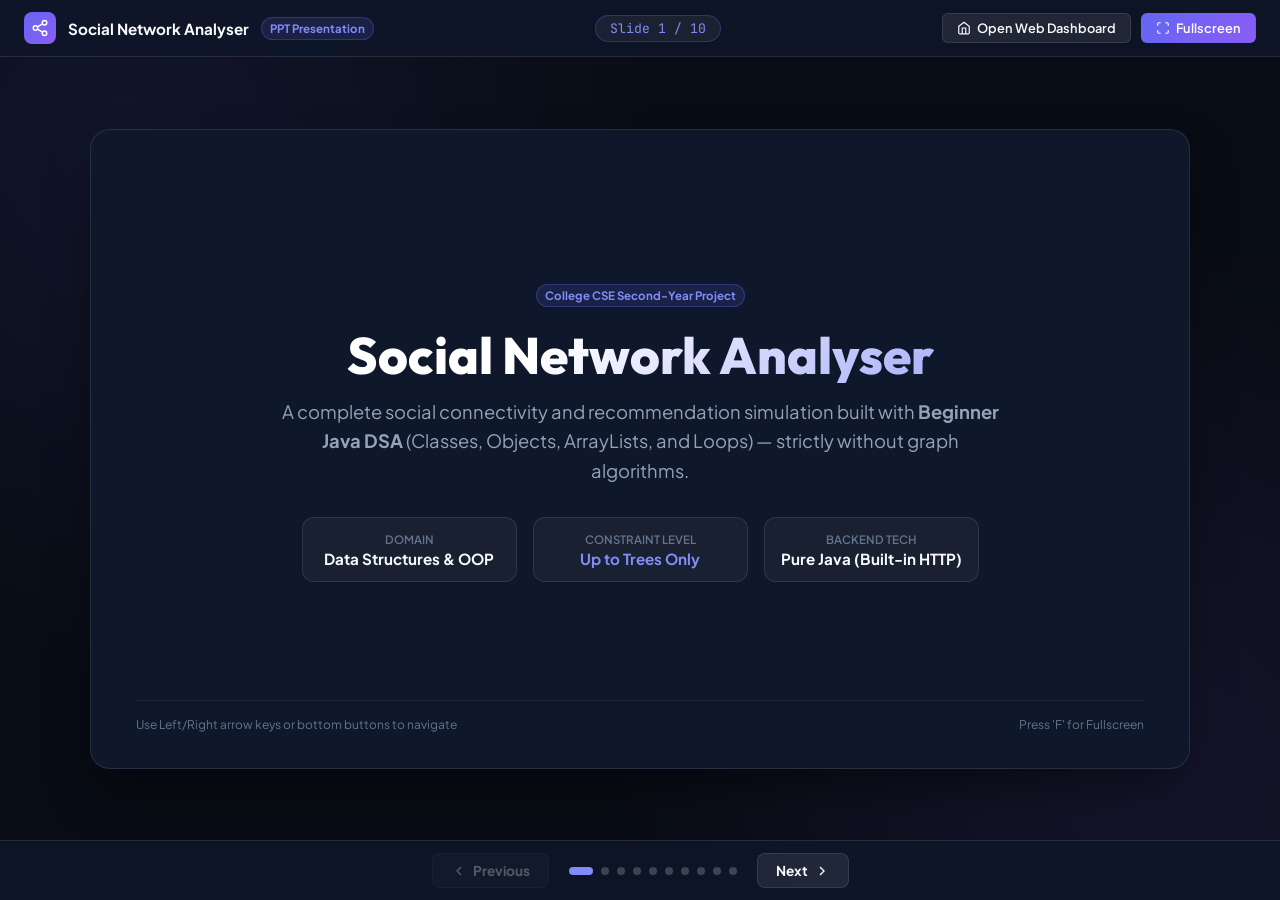
<file: src/frontend/presentation.html>
<!DOCTYPE html>
<html lang="en">
<head>
    <meta charset="UTF-8">
    <meta name="viewport" content="width=device-width, initial-scale=1.0">
    <title>Social Network Analyser | College PPT Presentation</title>
    <link rel="preconnect" href="https://fonts.googleapis.com">
    <link rel="preconnect" href="https://fonts.gstatic.com" crossorigin>
    <link href="https://fonts.googleapis.com/css2?family=Plus+Jakarta+Sans:wght@300;400;500;600;700;800&family=JetBrains+Mono:wght@400;500;600;700&family=Outfit:wght@500;600;700;800&display=swap" rel="stylesheet">
    <style>
        :root {
            --bg-body: #080c14;
            --slide-bg: #0f172a;
            --slide-border: rgba(255, 255, 255, 0.1);
            --text-primary: #f8fafc;
            --text-secondary: #94a3b8;
            --text-muted: #64748b;
            --accent-indigo: #6366f1;
            --accent-violet: #8b5cf6;
            --accent-cyan: #06b6d4;
            --accent-teal: #14b8a6;
            --accent-emerald: #10b981;
            --accent-amber: #f59e0b;
            --accent-rose: #f43f5e;
        }

        * { margin: 0; padding: 0; box-sizing: border-box; font-family: 'Plus Jakarta Sans', sans-serif; }

        body {
            background: var(--bg-body);
            color: var(--text-primary);
            height: 100vh;
            display: flex;
            flex-direction: column;
            overflow: hidden;
            background-image: 
                radial-gradient(circle at 10% 15%, rgba(99, 102, 241, 0.1) 0%, transparent 40%),
                radial-gradient(circle at 90% 85%, rgba(139, 92, 246, 0.1) 0%, transparent 40%);
        }

        /* Top Bar */
        .topbar {
            padding: 0.75rem 1.5rem;
            background: rgba(15, 23, 42, 0.85);
            backdrop-filter: blur(12px);
            border-bottom: 1px solid var(--slide-border);
            display: flex;
            align-items: center;
            justify-content: space-between;
            z-index: 50;
        }

        .brand-badge {
            display: flex;
            align-items: center;
            gap: 12px;
            font-weight: 700;
            font-size: 0.95rem;
            font-family: 'Outfit', sans-serif;
        }

        .brand-icon {
            width: 32px;
            height: 32px;
            background: linear-gradient(135deg, var(--accent-indigo), var(--accent-violet));
            border-radius: 8px;
            display: flex;
            align-items: center;
            justify-content: center;
            color: #fff;
        }

        .slide-counter {
            font-family: 'JetBrains Mono', monospace;
            background: rgba(255, 255, 255, 0.06);
            padding: 4px 14px;
            border-radius: 9999px;
            font-size: 0.82rem;
            color: #818cf8;
            border: 1px solid rgba(99, 102, 241, 0.3);
        }

        .top-actions {
            display: flex;
            gap: 10px;
        }

        .btn-top {
            padding: 6px 14px;
            border-radius: 6px;
            font-size: 0.8rem;
            font-weight: 600;
            text-decoration: none;
            cursor: pointer;
            transition: all 0.2s;
            display: inline-flex;
            align-items: center;
            gap: 6px;
            border: 1px solid transparent;
        }

        .btn-dashboard {
            background: rgba(255, 255, 255, 0.08);
            color: var(--text-primary);
            border-color: var(--slide-border);
        }

        .btn-dashboard:hover {
            background: rgba(255, 255, 255, 0.15);
        }

        .btn-fullscreen {
            background: linear-gradient(135deg, var(--accent-indigo), var(--accent-violet));
            color: #fff;
        }

        .btn-fullscreen:hover {
            opacity: 0.9;
        }

        /* Slide Stage */
        .stage {
            flex: 1;
            display: flex;
            align-items: center;
            justify-content: center;
            padding: 1.5rem;
            position: relative;
        }

        .slide {
            width: 100%;
            max-width: 1100px;
            height: 100%;
            max-height: 640px;
            background: var(--slide-bg);
            border: 1px solid var(--slide-border);
            border-radius: 20px;
            padding: 2.2rem 2.8rem;
            display: none;
            flex-direction: column;
            box-shadow: 0 25px 50px -12px rgba(0, 0, 0, 0.5);
            position: relative;
            animation: fadeIn 0.3s cubic-bezier(0.16, 1, 0.3, 1);
        }

        .slide.active {
            display: flex;
        }

        @keyframes fadeIn {
            from { opacity: 0; transform: scale(0.98) translateY(8px); }
            to { opacity: 1; transform: scale(1) translateY(0); }
        }

        /* Slide Components */
        .slide-header {
            margin-bottom: 1.5rem;
        }

        .slide-tag {
            font-size: 0.75rem;
            font-weight: 700;
            text-transform: uppercase;
            letter-spacing: 0.08em;
            color: #818cf8;
            margin-bottom: 0.35rem;
            display: inline-flex;
            align-items: center;
            gap: 6px;
        }

        .slide-title {
            font-size: 2rem;
            font-weight: 800;
            font-family: 'Outfit', sans-serif;
            background: linear-gradient(135deg, #ffffff 60%, #94a3b8);
            -webkit-background-clip: text;
            -webkit-text-fill-color: transparent;
            line-height: 1.2;
        }

        .slide-subtitle {
            font-size: 0.95rem;
            color: var(--text-secondary);
            margin-top: 0.3rem;
        }

        .slide-body {
            flex: 1;
            overflow-y: auto;
            display: flex;
            flex-direction: column;
            justify-content: center;
        }

        /* Layout Grids */
        .grid-2 {
            display: grid;
            grid-template-columns: 1fr 1fr;
            gap: 1.4rem;
        }

        .grid-3 {
            display: grid;
            grid-template-columns: repeat(3, 1fr);
            gap: 1.2rem;
        }

        .grid-4 {
            display: grid;
            grid-template-columns: repeat(4, 1fr);
            gap: 1rem;
        }

        .card {
            background: rgba(255, 255, 255, 0.03);
            border: 1px solid var(--slide-border);
            border-radius: 14px;
            padding: 1.25rem 1.4rem;
            transition: transform 0.2s;
        }

        .card:hover {
            border-color: rgba(99, 102, 241, 0.4);
            transform: translateY(-2px);
        }

        .card-title {
            font-size: 1.05rem;
            font-weight: 700;
            margin-bottom: 0.45rem;
            display: flex;
            align-items: center;
            gap: 8px;
            font-family: 'Outfit', sans-serif;
        }

        .card-desc {
            font-size: 0.85rem;
            color: var(--text-secondary);
            line-height: 1.5;
        }

        /* Pill / Badge */
        .pill {
            display: inline-flex;
            align-items: center;
            padding: 3px 8px;
            border-radius: 9999px;
            font-size: 0.72rem;
            font-weight: 700;
            background: rgba(99, 102, 241, 0.15);
            color: #818cf8;
            border: 1px solid rgba(99, 102, 241, 0.3);
        }

        .pill-success {
            background: rgba(16, 185, 129, 0.15);
            color: #34d399;
            border-color: rgba(16, 185, 129, 0.3);
        }

        .pill-danger {
            background: rgba(244, 63, 94, 0.15);
            color: #fb7185;
            border-color: rgba(244, 63, 94, 0.3);
        }

        /* Comparison Box */
        .compare-row {
            display: grid;
            grid-template-columns: 1fr 1fr;
            gap: 1.2rem;
        }

        .compare-box {
            padding: 1.2rem;
            border-radius: 12px;
            border: 1px solid var(--slide-border);
        }

        .compare-box.bad {
            background: rgba(244, 63, 94, 0.05);
            border-color: rgba(244, 63, 94, 0.25);
        }

        .compare-box.good {
            background: rgba(16, 185, 129, 0.05);
            border-color: rgba(16, 185, 129, 0.25);
        }

        .compare-header {
            font-weight: 700;
            font-size: 0.95rem;
            margin-bottom: 0.75rem;
            display: flex;
            align-items: center;
            gap: 8px;
        }

        /* Code Block */
        pre {
            background: #060911;
            border: 1px solid var(--slide-border);
            border-radius: 10px;
            padding: 1rem 1.2rem;
            font-family: 'JetBrains Mono', monospace;
            font-size: 0.78rem;
            color: #e2e8f0;
            line-height: 1.5;
            overflow-x: auto;
        }

        .code-keyword { color: #818cf8; font-weight: 700; }
        .code-string { color: #34d399; }
        .code-comment { color: #64748b; font-style: italic; }

        /* Slide Footer */
        .slide-footer {
            display: flex;
            align-items: center;
            justify-content: space-between;
            padding-top: 1rem;
            border-top: 1px solid rgba(255, 255, 255, 0.06);
            font-size: 0.75rem;
            color: var(--text-muted);
            margin-top: auto;
        }

        /* Bottom Controls Bar */
        .controls {
            padding: 0.75rem 1.5rem;
            background: rgba(15, 23, 42, 0.85);
            backdrop-filter: blur(12px);
            border-top: 1px solid var(--slide-border);
            display: flex;
            align-items: center;
            justify-content: center;
            gap: 20px;
        }

        .nav-btn {
            background: rgba(255, 255, 255, 0.08);
            border: 1px solid var(--slide-border);
            color: var(--text-primary);
            padding: 8px 18px;
            border-radius: 8px;
            font-size: 0.85rem;
            font-weight: 700;
            cursor: pointer;
            transition: all 0.2s;
            display: inline-flex;
            align-items: center;
            gap: 6px;
        }

        .nav-btn:hover {
            background: rgba(255, 255, 255, 0.15);
            border-color: rgba(99, 102, 241, 0.4);
        }

        .nav-btn:disabled {
            opacity: 0.3;
            cursor: not-allowed;
        }

        .dots-container {
            display: flex;
            gap: 8px;
            align-items: center;
        }

        .dot {
            width: 8px;
            height: 8px;
            border-radius: 50%;
            background: rgba(255, 255, 255, 0.2);
            cursor: pointer;
            transition: all 0.2s;
        }

        .dot.active {
            width: 24px;
            border-radius: 9999px;
            background: #818cf8;
        }

        /* Title Slide Specifics */
        .title-slide-content {
            text-align: center;
            padding: 2rem 0;
        }

        .title-badge-wrap {
            margin-bottom: 1.25rem;
        }

        .main-title {
            font-size: 3.2rem;
            font-weight: 800;
            font-family: 'Outfit', sans-serif;
            background: linear-gradient(135deg, #ffffff 40%, #818cf8);
            -webkit-background-clip: text;
            -webkit-text-fill-color: transparent;
            margin-bottom: 0.85rem;
            line-height: 1.1;
        }

        .main-subtitle {
            font-size: 1.15rem;
            color: var(--text-secondary);
            max-width: 720px;
            margin: 0 auto 2rem;
            line-height: 1.6;
        }

        .meta-grid {
            display: grid;
            grid-template-columns: repeat(3, 1fr);
            gap: 1rem;
            max-width: 680px;
            margin: 0 auto;
        }

        .meta-card {
            background: rgba(255, 255, 255, 0.04);
            border: 1px solid var(--slide-border);
            border-radius: 12px;
            padding: 0.85rem 1rem;
        }

        .meta-label {
            font-size: 0.72rem;
            color: var(--text-muted);
            text-transform: uppercase;
            font-weight: 600;
        }

        .meta-val {
            font-size: 0.95rem;
            font-weight: 700;
            color: var(--text-primary);
            margin-top: 2px;
        }
    </style>
</head>
<body>

    <!-- Top Bar -->
    <header class="topbar">
        <div class="brand-badge">
            <div class="brand-icon">
                <svg width="18" height="18" viewBox="0 0 24 24" fill="none" stroke="currentColor" stroke-width="2">
                    <circle cx="18" cy="5" r="3"></circle>
                    <circle cx="6" cy="12" r="3"></circle>
                    <circle cx="18" cy="19" r="3"></circle>
                    <line x1="8.59" y1="13.51" x2="15.42" y2="17.49"></line>
                    <line x1="15.41" y1="6.51" x2="8.59" y2="10.49"></line>
                </svg>
            </div>
            <span>Social Network Analyser</span>
            <span class="pill">PPT Presentation</span>
        </div>

        <div class="slide-counter" id="slideCounter">Slide 1 / 10</div>

        <div class="top-actions">
            <a href="index.html" class="btn-top btn-dashboard">
                <svg width="14" height="14" viewBox="0 0 24 24" fill="none" stroke="currentColor" stroke-width="2">
                    <path d="M3 9l9-7 9 7v11a2 2 0 0 1-2 2H5a2 2 0 0 1-2-2z"></path>
                    <polyline points="9 22 9 12 15 12 15 22"></polyline>
                </svg>
                Open Web Dashboard
            </a>
            <button class="btn-top btn-fullscreen" id="btnFullscreen" onclick="toggleFullscreen()">
                <svg width="14" height="14" viewBox="0 0 24 24" fill="none" stroke="currentColor" stroke-width="2">
                    <path d="M8 3H5a2 2 0 0 0-2 2v3m18 0V5a2 2 0 0 0-2-2h-3m0 18h3a2 2 0 0 0 2-2v-3M3 16v3a2 2 0 0 0 2 2h3"></path>
                </svg>
                Fullscreen
            </button>
        </div>
    </header>

    <!-- Slide Stage -->
    <main class="stage">

        <!-- SLIDE 1: Title Slide -->
        <section class="slide active" id="slide-1">
            <div class="slide-body title-slide-content">
                <div class="title-badge-wrap">
                    <span class="pill">College CSE Second-Year Project</span>
                </div>
                <h1 class="main-title">Social Network Analyser</h1>
                <p class="main-subtitle">
                    A complete social connectivity and recommendation simulation built with <strong>Beginner Java DSA</strong> (Classes, Objects, ArrayLists, and Loops) &mdash; strictly without graph algorithms.
                </p>
                <div class="meta-grid">
                    <div class="meta-card">
                        <div class="meta-label">Domain</div>
                        <div class="meta-val">Data Structures & OOP</div>
                    </div>
                    <div class="meta-card">
                        <div class="meta-label">Constraint Level</div>
                        <div class="meta-val" style="color:#818cf8;">Up to Trees Only</div>
                    </div>
                    <div class="meta-card">
                        <div class="meta-label">Backend Tech</div>
                        <div class="meta-val">Pure Java (Built-in HTTP)</div>
                    </div>
                </div>
            </div>
            <div class="slide-footer">
                <span>Use Left/Right arrow keys or bottom buttons to navigate</span>
                <span>Press 'F' for Fullscreen</span>
            </div>
        </section>

        <!-- SLIDE 2: Problem Statement & Objectives -->
        <section class="slide" id="slide-2">
            <div class="slide-header">
                <div class="slide-tag">01 / Motivation & Goals</div>
                <h2 class="slide-title">Problem Statement & Objectives</h2>
                <p class="slide-subtitle">Why build a social network analyser using foundational data structures?</p>
            </div>
            <div class="slide-body">
                <div class="grid-3">
                    <div class="card">
                        <div class="card-title" style="color:var(--accent-indigo);">🎯 Real-World Problem</div>
                        <p class="card-desc">
                            Platforms like LinkedIn, Facebook, and Instagram rely on connection networks to suggest mutual friends and "People You May Know".
                        </p>
                    </div>
                    <div class="card">
                        <div class="card-title" style="color:var(--accent-teal);">🎓 Academic Curriculum Fit</div>
                        <p class="card-desc">
                            Second-year university students have covered DSA up to Trees, but not advanced Graph Theory (BFS/DFS, Adjacency Lists).
                        </p>
                    </div>
                    <div class="card">
                        <div class="card-title" style="color:var(--accent-amber);">⚡ Project Goal</div>
                        <p class="card-desc">
                            Implement all core social networking features using only standard OOP, linear lists, and loop comparisons without forcing graph abstractions.
                        </p>
                    </div>
                </div>
            </div>
            <div class="slide-footer">
                <span>Social Network Analyser • Slide 2</span>
                <span>Core Objectives</span>
            </div>
        </section>

        <!-- SLIDE 3: Strict DSA Restrictions Compliance -->
        <section class="slide" id="slide-3">
            <div class="slide-header">
                <div class="slide-tag">02 / Technical Architecture</div>
                <h2 class="slide-title">Strict DSA Compliance (No Graphs)</h2>
                <p class="slide-subtitle">How every requirement is satisfied using only beginner-level DSA concepts.</p>
            </div>
            <div class="slide-body">
                <div class="compare-row">
                    <div class="compare-box bad">
                        <div class="compare-header" style="color:var(--accent-rose);">
                            <span>❌</span> FORBIDDEN (Advanced Graph Concepts)
                        </div>
                        <ul style="padding-left:1.2rem; font-size:0.83rem; color:var(--text-secondary); line-height:1.7;">
                            <li>No Adjacency Matrix or Adjacency List</li>
                            <li>No Breadth-First Search (BFS) or Depth-First Search (DFS)</li>
                            <li>No Graph vertex / edge traversal data structures</li>
                            <li>No Dijkstra or shortest path algorithms</li>
                        </ul>
                    </div>

                    <div class="compare-box good">
                        <div class="compare-header" style="color:var(--accent-emerald);">
                            <span>✅</span> USED (Beginner-Friendly Concepts)
                        </div>
                        <ul style="padding-left:1.2rem; font-size:0.83rem; color:#cbd5e1; line-height:1.7;">
                            <li><strong>Classes & Objects:</strong> <code>User</code>, <code>Suggestion</code>, <code>NetworkStats</code></li>
                            <li><strong>ArrayList:</strong> <code>ArrayList&lt;User&gt;</code> & <code>ArrayList&lt;String&gt; friends</code></li>
                            <li><strong>Loops & Conditionals:</strong> Linear scans & nested comparisons</li>
                            <li><strong>Sorting:</strong> Beginner Bubble Sort for recommendations</li>
                        </ul>
                    </div>
                </div>
            </div>
            <div class="slide-footer">
                <span>Social Network Analyser • Slide 3</span>
                <span>Constraint Verification</span>
            </div>
        </section>

        <!-- SLIDE 4: Core Project Features -->
        <section class="slide" id="slide-4">
            <div class="slide-header">
                <div class="slide-tag">03 / System Capabilities</div>
                <h2 class="slide-title">System Features Overview</h2>
                <p class="slide-subtitle">All 7 primary capabilities requested in the university brief.</p>
            </div>
            <div class="slide-body">
                <div class="grid-2">
                    <div class="card">
                        <div class="card-title">A. Add User & Prevent Duplicates</div>
                        <p class="card-desc">Registers a new member by name. Rejects empty names and duplicates via case-insensitive linear search.</p>
                    </div>
                    <div class="card">
                        <div class="card-title">B. Mutual Friendships</div>
                        <p class="card-desc">Establishes bidirectional friendship between two users. Prohibits self-friendships and repeat connections.</p>
                    </div>
                    <div class="card">
                        <div class="card-title">C. User Directory & Search</div>
                        <p class="card-desc">Visualizes user cards, connection counts, and real-time name filter search across all registered members.</p>
                    </div>
                    <div class="card">
                        <div class="card-title">D. Mutual Friends & Suggestions</div>
                        <p class="card-desc">Discovers common friends between any pair and calculates "Friends of Friends" recommendations.</p>
                    </div>
                </div>
            </div>
            <div class="slide-footer">
                <span>Social Network Analyser • Slide 4</span>
                <span>Features Breakdown</span>
            </div>
        </section>

        <!-- SLIDE 5: Mutual Friends Algorithm -->
        <section class="slide" id="slide-5">
            <div class="slide-header">
                <div class="slide-tag">04 / Algorithm 1</div>
                <h2 class="slide-title">Finding Mutual Friends (Nested Loops)</h2>
                <p class="slide-subtitle">How common friends are calculated without graph intersections.</p>
            </div>
            <div class="slide-body">
                <div class="grid-2">
                    <div>
                        <pre><code><span class="code-comment">// Time Complexity: O(F1 × F2)</span>
<span class="code-keyword">public</span> ArrayList&lt;String&gt; getMutualFriends(String u1, String u2) {
    ArrayList&lt;String&gt; mutual = <span class="code-keyword">new</span> ArrayList&lt;&gt;();
    User user1 = findUser(u1);
    User user2 = findUser(u2);

    <span class="code-keyword">for</span> (String f1 : user1.getFriends()) {
        <span class="code-keyword">for</span> (String f2 : user2.getFriends()) {
            <span class="code-keyword">if</span> (f1.equalsIgnoreCase(f2)) {
                mutual.add(f1);
                <span class="code-keyword">break</span>;
            }
        }
    }
    <span class="code-keyword">return</span> mutual;
}</code></pre>
                    </div>
                    <div class="card" style="display:flex; flex-direction:column; justify-content:center;">
                        <div class="card-title" style="color:var(--accent-teal);">Walkthrough Example</div>
                        <p class="card-desc" style="margin-bottom:0.8rem;">
                            Given demo users:
                            <br>• <strong>Rahul's Friends:</strong> [Priya]
                            <br>• <strong>Nisha's Friends:</strong> [Priya, Aman]
                        </p>
                        <p class="card-desc">
                            The outer loop takes <code>Priya</code>, inner loop finds <code>Priya</code> in Nisha's list &rarr; Match! 
                            <br><span class="pill pill-success" style="margin-top:6px;">Result: 1 Mutual Friend (Priya)</span>
                        </p>
                    </div>
                </div>
            </div>
            <div class="slide-footer">
                <span>Social Network Analyser • Slide 5</span>
                <span>Mutual Friends Algorithm</span>
            </div>
        </section>

        <!-- SLIDE 6: Friend Suggestions Algorithm -->
        <section class="slide" id="slide-6">
            <div class="slide-header">
                <div class="slide-tag">05 / Algorithm 2</div>
                <h2 class="slide-title">Friend Suggestions ("Friends of Friends")</h2>
                <p class="slide-subtitle">2-hop recommendation logic using simple loops and conditions.</p>
            </div>
            <div class="slide-body">
                <div class="grid-3">
                    <div class="card">
                        <div class="card-title">1. Loop Direct Friends</div>
                        <p class="card-desc">For user <strong>U</strong>, iterate through each direct friend <strong>F</strong> in <code>U.getFriends()</code>.</p>
                    </div>
                    <div class="card">
                        <div class="card-title">2. Loop FoF Candidates</div>
                        <p class="card-desc">For each <strong>F</strong>, inspect their friends <strong>Candidate</strong> in <code>F.getFriends()</code>.</p>
                    </div>
                    <div class="card">
                        <div class="card-title">3. Filter & Sort</div>
                        <p class="card-desc">Ensure <code>Candidate != U</code> and <code>!U.isFriend(Candidate)</code>. Sort by mutual count via Bubble Sort.</p>
                    </div>
                </div>
                <div class="card" style="margin-top:1.2rem; background:rgba(99,102,241,0.06); border-color:rgba(99,102,241,0.3);">
                    <p style="font-size:0.88rem; color:#cbd5e1;">
                        💡 <strong>Real Demo Outcome:</strong> For user <strong>Rahul</strong>, his friend is Priya. Priya is friends with <strong>Nisha</strong> and <strong>Karan</strong>. Neither is a friend of Rahul yet. The system recommends both Nisha & Karan with badge: <em>"🤝 Connected via Priya"</em>.
                    </p>
                </div>
            </div>
            <div class="slide-footer">
                <span>Social Network Analyser • Slide 6</span>
                <span>Suggestion Mechanics</span>
            </div>
        </section>

        <!-- SLIDE 7: Network Analysis & Metrics -->
        <section class="slide" id="slide-7">
            <div class="slide-header">
                <div class="slide-tag">06 / Statistical Insights</div>
                <h2 class="slide-title">Basic Network Analysis</h2>
                <p class="slide-subtitle">Calculating structural metrics through single-pass linear loops.</p>
            </div>
            <div class="slide-body">
                <div class="grid-4">
                    <div class="card">
                        <div class="card-title" style="color:var(--accent-indigo);">Total Users</div>
                        <p class="card-desc">Size of the user list: <code>users.size()</code>.</p>
                    </div>
                    <div class="card">
                        <div class="card-title" style="color:var(--accent-teal);">Friendships</div>
                        <p class="card-desc">Sum of all friend counts divided by 2: <code>totalDegrees / 2</code>.</p>
                    </div>
                    <div class="card">
                        <div class="card-title" style="color:var(--accent-amber);">Most Popular</div>
                        <p class="card-desc">User with <code>max(friendCount)</code> via linear max scan loop.</p>
                    </div>
                    <div class="card">
                        <div class="card-title" style="color:var(--accent-rose);">Isolated Count</div>
                        <p class="card-desc">Users with 0 friends: <code>friendCount == 0</code>.</p>
                    </div>
                </div>
                <div class="card" style="margin-top:1.2rem;">
                    <div class="card-title">Formula Proof: Why Divide by 2?</div>
                    <p class="card-desc">
                        Because every friendship is mutual, if User A is friends with User B, both store each other's name. Thus, summing the lengths of all friend lists counts every connection exactly twice. Hence, <strong>Total Unique Friendships = Total Degrees / 2</strong>.
                    </p>
                </div>
            </div>
            <div class="slide-footer">
                <span>Social Network Analyser • Slide 7</span>
                <span>Network Analysis Logic</span>
            </div>
        </section>

        <!-- SLIDE 8: Interactive Web UI Architecture -->
        <section class="slide" id="slide-8">
            <div class="slide-header">
                <div class="slide-tag">07 / Implementation & Stack</div>
                <h2 class="slide-title">Full-Stack Architecture (Zero Bloat)</h2>
                <p class="slide-subtitle">Lightweight, modern, and completely self-contained without heavy dependencies.</p>
            </div>
            <div class="slide-body">
                <div class="grid-3">
                    <div class="card">
                        <div class="card-title">☕ Java Backend</div>
                        <ul style="padding-left:1.2rem; font-size:0.83rem; color:var(--text-secondary); line-height:1.6;">
                            <li>Pure Java SE (JDK 17+)</li>
                            <li>Built-in <code>com.sun.net.httpserver</code></li>
                            <li>No Spring Boot or Tomcat overhead</li>
                            <li>Restful JSON API endpoints</li>
                        </ul>
                    </div>
                    <div class="card">
                        <div class="card-title">🎨 Modern Frontend</div>
                        <ul style="padding-left:1.2rem; font-size:0.83rem; color:var(--text-secondary); line-height:1.6;">
                            <li>Semantic HTML5 & Glassmorphism CSS</li>
                            <li>Vanilla ES6+ JavaScript controller</li>
                            <li>Dark & Light theme mode switch</li>
                            <li>Live Toast error/success banners</li>
                        </ul>
                    </div>
                    <div class="card">
                        <div class="card-title">🕸️ Canvas Visualizer</div>
                        <ul style="padding-left:1.2rem; font-size:0.83rem; color:var(--text-secondary); line-height:1.6;">
                            <li>Native HTML5 Canvas rendering</li>
                            <li>Draggable user nodes</li>
                            <li>Hover glow & connection highlighting</li>
                            <li>Click node to inspect profile</li>
                        </ul>
                    </div>
                </div>
            </div>
            <div class="slide-footer">
                <span>Social Network Analyser • Slide 8</span>
                <span>Technology Stack</span>
            </div>
        </section>

        <!-- SLIDE 9: College Viva Q&A -->
        <section class="slide" id="slide-9">
            <div class="slide-header">
                <div class="slide-tag">08 / Examination Readiness</div>
                <h2 class="slide-title">College Viva Questions & Model Answers</h2>
                <p class="slide-subtitle">Common questions examiners ask during project evaluation.</p>
            </div>
            <div class="slide-body">
                <div class="grid-2">
                    <div class="card">
                        <div class="card-title" style="color:#818cf8;">Q1: Why did you not use Graph BFS/DFS?</div>
                        <p class="card-desc">
                            "Our syllabus is restricted to Trees. Instead of forcing heavy graph structures, we demonstrated how pure OOP encapsulation (User class with internal ArrayList) and linear loops solve network suggestions cleanly and transparently."
                        </p>
                    </div>
                    <div class="card">
                        <div class="card-title" style="color:var(--accent-teal);">Q2: How are duplicate friendships avoided?</div>
                        <p class="card-desc">
                            "Before adding, <code>user1.isFriend(user2)</code> runs a linear check. Also, self-friendship is blocked with <code>if (u1.equalsIgnoreCase(u2)) return false;</code>."
                        </p>
                    </div>
                    <div class="card">
                        <div class="card-title" style="color:var(--accent-amber);">Q3: What is the time complexity of suggestions?</div>
                        <p class="card-desc">
                            "It is O(D × F), where D is the target user's direct friends count and F is the average friend count of each friend, followed by an O(K²) Bubble Sort for ranking K suggestions."
                        </p>
                    </div>
                    <div class="card">
                        <div class="card-title" style="color:var(--accent-rose);">Q4: How does it communicate with the web frontend?</div>
                        <p class="card-desc">
                            "Java's built-in <code>HttpServer</code> serves REST API JSON endpoints (<code>/api/network</code>, <code>/api/mutual</code>, <code>/api/user</code>) consumed via JavaScript <code>fetch()</code>."
                        </p>
                    </div>
                </div>
            </div>
            <div class="slide-footer">
                <span>Social Network Analyser • Slide 9</span>
                <span>Viva Preparation</span>
            </div>
        </section>

        <!-- SLIDE 10: Conclusion & Demo -->
        <section class="slide" id="slide-10">
            <div class="slide-header">
                <div class="slide-tag">09 / Summary</div>
                <h2 class="slide-title">Conclusion & Live Demo</h2>
                <p class="slide-subtitle">Complete compliance with all project criteria.</p>
            </div>
            <div class="slide-body">
                <div class="grid-3" style="margin-bottom:1.2rem;">
                    <div class="card" style="text-align:center;">
                        <div style="font-size:2rem; margin-bottom:0.4rem;">🎯</div>
                        <div class="card-title" style="justify-content:center;">All Constraints Met</div>
                        <p class="card-desc">Zero graphs, pure beginner DSA up to Trees.</p>
                    </div>
                    <div class="card" style="text-align:center;">
                        <div style="font-size:2rem; margin-bottom:0.4rem;">💻</div>
                        <div class="card-title" style="justify-content:center;">2-In-1 Running Modes</div>
                        <p class="card-desc">Interactive Web UI + Terminal CLI Menu.</p>
                    </div>
                    <div class="card" style="text-align:center;">
                        <div style="font-size:2rem; margin-bottom:0.4rem;">⚡</div>
                        <div class="card-title" style="justify-content:center;">Ready to Present</div>
                        <p class="card-desc">Pre-loaded demo data & instant evaluation.</p>
                    </div>
                </div>
                <div style="text-align:center;">
                    <a href="index.html" class="btn-top btn-fullscreen" style="padding:10px 24px; font-size:0.95rem;">
                        🚀 Launch Live Interactive Dashboard
                    </a>
                </div>
            </div>
            <div class="slide-footer">
                <span>Thank You! • Social Network Analyser</span>
                <span>End of Presentation</span>
            </div>
        </section>

    </main>

    <!-- Bottom Controls Bar -->
    <footer class="controls">
        <button class="nav-btn" id="prevBtn" onclick="prevSlide()">
            <svg width="16" height="16" viewBox="0 0 24 24" fill="none" stroke="currentColor" stroke-width="2">
                <polyline points="15 18 9 12 15 6"></polyline>
            </svg>
            Previous
        </button>

        <div class="dots-container" id="dotsContainer">
            <!-- Dynamic dots -->
        </div>

        <button class="nav-btn" id="nextBtn" onclick="nextSlide()">
            Next
            <svg width="16" height="16" viewBox="0 0 24 24" fill="none" stroke="currentColor" stroke-width="2">
                <polyline points="9 18 15 12 9 6"></polyline>
            </svg>
        </button>
    </footer>

    <script>
        const totalSlides = 10;
        let currentSlide = 1;

        const slideCounter = document.getElementById('slideCounter');
        const dotsContainer = document.getElementById('dotsContainer');
        const prevBtn = document.getElementById('prevBtn');
        const nextBtn = document.getElementById('nextBtn');

        // Initialize dots
        for (let i = 1; i <= totalSlides; i++) {
            const dot = document.createElement('div');
            dot.className = `dot ${i === 1 ? 'active' : ''}`;
            dot.title = `Go to Slide ${i}`;
            dot.onclick = () => goToSlide(i);
            dotsContainer.appendChild(dot);
        }

        function updateSlideUI() {
            // Update slides visibility
            for (let i = 1; i <= totalSlides; i++) {
                const el = document.getElementById(`slide-${i}`);
                if (el) el.classList.toggle('active', i === currentSlide);
            }

            // Update dots
            const dots = dotsContainer.children;
            for (let i = 0; i < dots.length; i++) {
                dots[i].classList.toggle('active', (i + 1) === currentSlide);
            }

            // Update counter
            slideCounter.textContent = `Slide ${currentSlide} / ${totalSlides}`;

            // Buttons state
            prevBtn.disabled = currentSlide === 1;
            nextBtn.disabled = currentSlide === totalSlides;
        }

        function nextSlide() {
            if (currentSlide < totalSlides) {
                currentSlide++;
                updateSlideUI();
            }
        }

        function prevSlide() {
            if (currentSlide > 1) {
                currentSlide--;
                updateSlideUI();
            }
        }

        function goToSlide(n) {
            if (n >= 1 && n <= totalSlides) {
                currentSlide = n;
                updateSlideUI();
            }
        }

        // Keyboard navigation
        window.addEventListener('keydown', (e) => {
            if (e.key === 'ArrowRight' || e.key === ' ') {
                e.preventDefault();
                nextSlide();
            } else if (e.key === 'ArrowLeft') {
                e.preventDefault();
                prevSlide();
            } else if (e.key === 'f' || e.key === 'F') {
                toggleFullscreen();
            }
        });

        // Fullscreen toggle
        function toggleFullscreen() {
            if (!document.fullscreenElement) {
                document.documentElement.requestFullscreen().catch(() => {});
            } else {
                if (document.exitFullscreen) {
                    document.exitFullscreen().catch(() => {});
                }
            }
        }

        updateSlideUI();
    </script>
</body>
</html>
</file>
